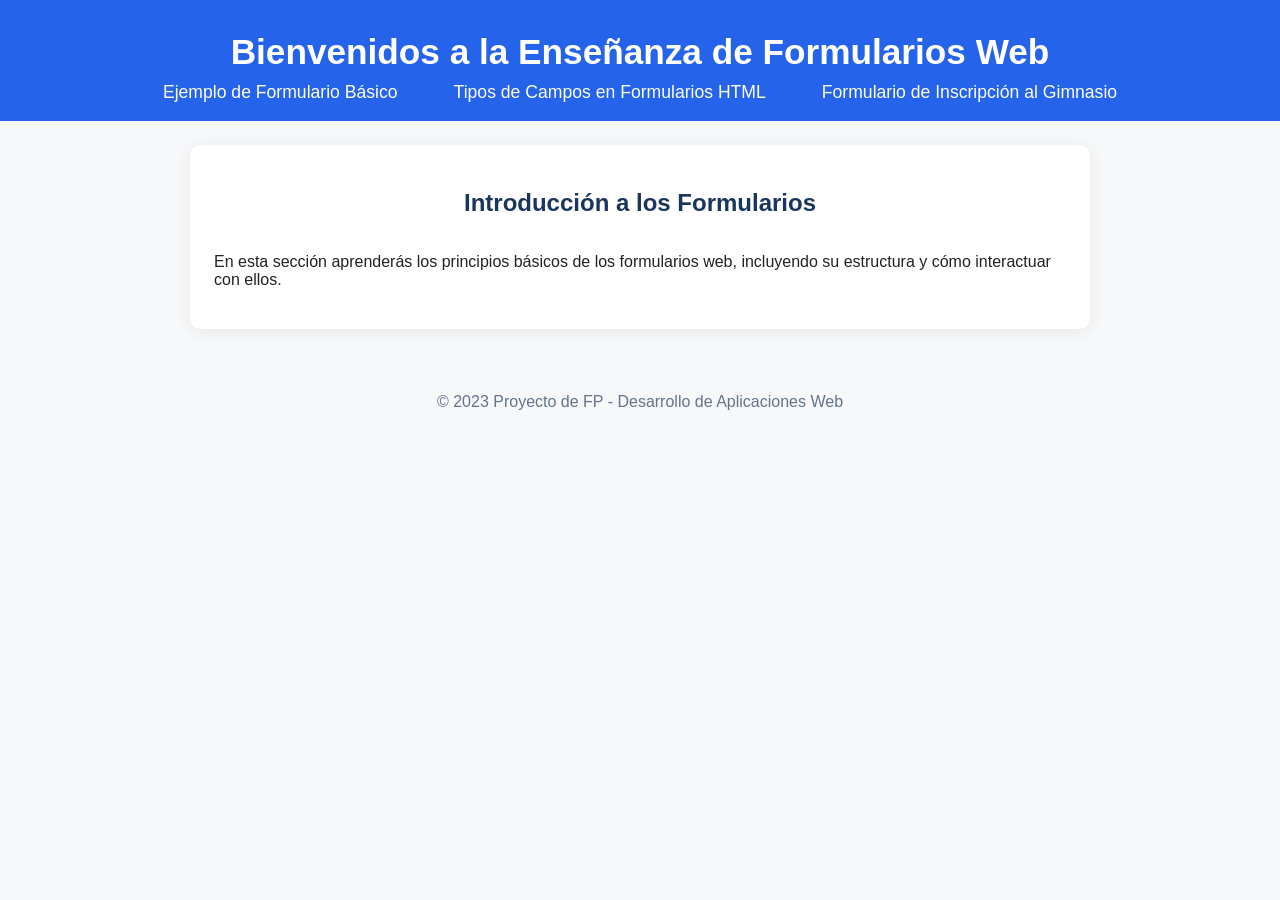
<file: src/index.html>
<!DOCTYPE html>
<html lang="es">
<head>
    <meta charset="UTF-8">
    <meta name="viewport" content="width=device-width, initial-scale=1.0">
    <title>Formularios Básicos</title>
    <link rel="stylesheet" href="css/index.css">
</head>
<body>
    <header>
        <h1>Bienvenidos a la Enseñanza de Formularios Web</h1>
        <nav>
            <ul>
                <li><a href="ejemplos/formulario-basico.html">Ejemplo de Formulario Básico</a></li>
                <li><a href="ejemplos/tipos-inputs.html">Tipos de Campos en Formularios HTML</a></li>
                <li><a href="ejemplos/inscripcion-gimnasio.html">Formulario de Inscripción al Gimnasio</a></li>
            </ul>
        </nav>
    </header>
    <main>
        <section>
            <h2>Introducción a los Formularios</h2>
            <p>En esta sección aprenderás los principios básicos de los formularios web, incluyendo su estructura y cómo interactuar con ellos.</p>
        </section>
    </main>
    <footer>
        <p>&copy; 2023 Proyecto de FP - Desarrollo de Aplicaciones Web</p>
    </footer>
</body>
</html>
</file>
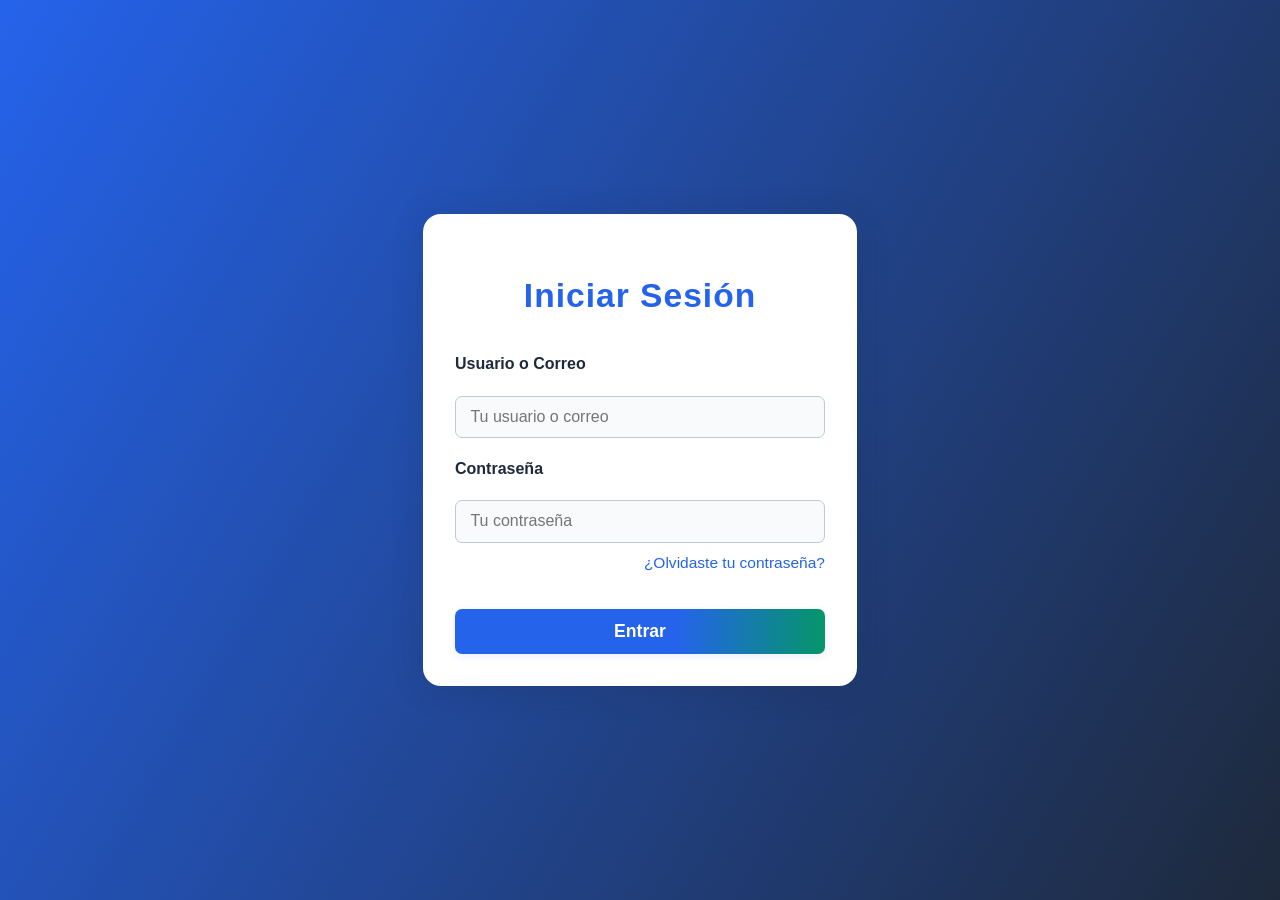
<file: src/ejemplos/formulario-basico.html>
<!DOCTYPE html>
<html lang="es">
<head>
    <meta charset="UTF-8">
    <meta name="viewport" content="width=device-width, initial-scale=1.0">
    <title>Login Profesional</title>
    <link rel="stylesheet" href="formulario-basico.css">
</head>
<body>
    <div class="login-container">
        <h1>Iniciar Sesión</h1>
        <form class="login-form" action="#" method="post">
            <label for="usuario">Usuario o Correo</label>
            <input type="text" id="usuario" name="usuario" placeholder="Tu usuario o correo" required autocomplete="username">

            <label for="password">Contraseña</label>
            <input type="password" id="password" name="password" placeholder="Tu contraseña" required autocomplete="current-password">

            <div class="extra">
                <a href="#">¿Olvidaste tu contraseña?</a>
            </div>
            <button type="submit">Entrar</button>
        </form>
    </div>
</body>
</html>
</file>
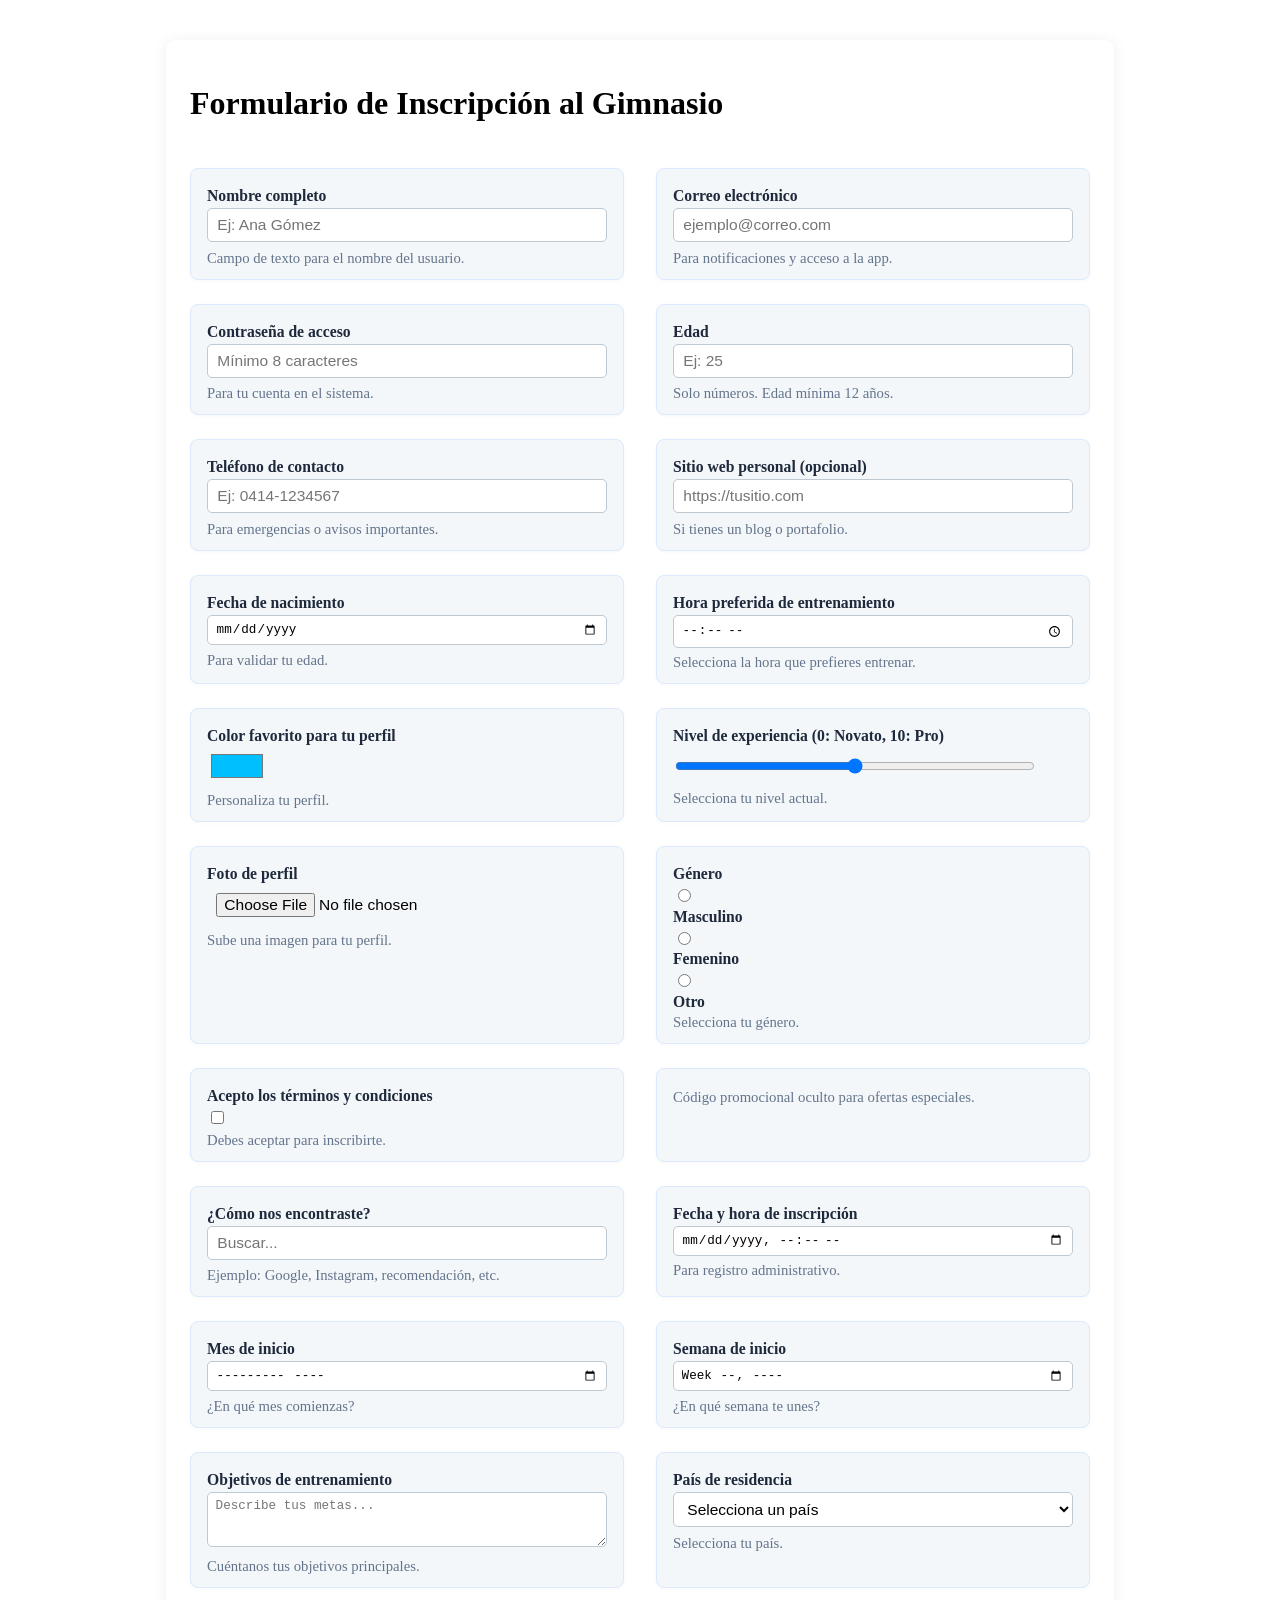
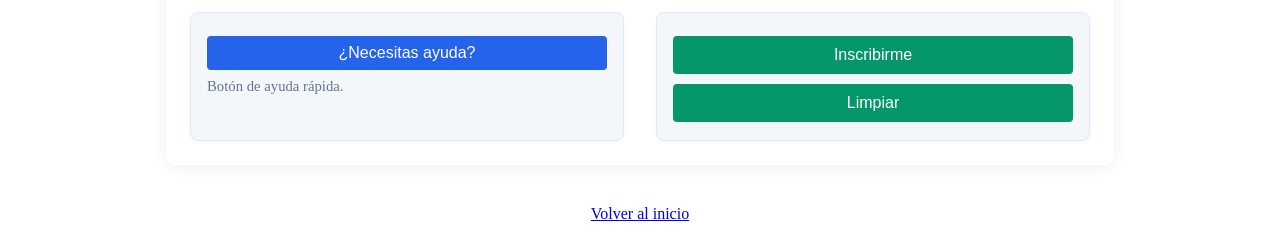
<file: src/ejemplos/inscripcion-gimnasio.html>
<!DOCTYPE html>
<html lang="es">
<head>
    <meta charset="UTF-8">
    <meta name="viewport" content="width=device-width, initial-scale=1.0">
    <title>Inscripción al Gimnasio</title>
    <link rel="stylesheet" href="inscripcion-gimnasio.css">
</head>
<body>
    <form class="form-tipos-inputs">
        <h1>Formulario de Inscripción al Gimnasio</h1>
        <div class="input-demo">
            <label for="nombre">Nombre completo</label>
            <input type="text" id="nombre" name="nombre" placeholder="Ej: Ana Gómez" required>
            <small>Campo de texto para el nombre del usuario.</small>
        </div>
        <div class="input-demo">
            <label for="email">Correo electrónico</label>
            <input type="email" id="email" name="email" placeholder="ejemplo@correo.com" required>
            <small>Para notificaciones y acceso a la app.</small>
        </div>
        <div class="input-demo">
            <label for="password">Contraseña de acceso</label>
            <input type="password" id="password" name="password" placeholder="Mínimo 8 caracteres" required>
            <small>Para tu cuenta en el sistema.</small>
        </div>
        <div class="input-demo">
            <label for="edad">Edad</label>
            <input type="number" id="edad" name="edad" min="12" max="99" placeholder="Ej: 25" required>
            <small>Solo números. Edad mínima 12 años.</small>
        </div>
        <div class="input-demo">
            <label for="telefono">Teléfono de contacto</label>
            <input type="tel" id="telefono" name="telefono" placeholder="Ej: 0414-1234567">
            <small>Para emergencias o avisos importantes.</small>
        </div>
        <div class="input-demo">
            <label for="web">Sitio web personal (opcional)</label>
            <input type="url" id="web" name="web" placeholder="https://tusitio.com">
            <small>Si tienes un blog o portafolio.</small>
        </div>
        <div class="input-demo">
            <label for="fecha-nac">Fecha de nacimiento</label>
            <input type="date" id="fecha-nac" name="fecha-nac" required>
            <small>Para validar tu edad.</small>
        </div>
        <div class="input-demo">
            <label for="hora-entrenamiento">Hora preferida de entrenamiento</label>
            <input type="time" id="hora-entrenamiento" name="hora-entrenamiento">
            <small>Selecciona la hora que prefieres entrenar.</small>
        </div>
        <div class="input-demo">
            <label for="color">Color favorito para tu perfil</label>
            <input type="color" id="color" name="color" value="#00bfff">
            <small>Personaliza tu perfil.</small>
        </div>
        <div class="input-demo">
            <label for="nivel">Nivel de experiencia (0: Novato, 10: Pro)</label>
            <input type="range" id="nivel" name="nivel" min="0" max="10" value="5">
            <small>Selecciona tu nivel actual.</small>
        </div>
        <div class="input-demo">
            <label for="foto">Foto de perfil</label>
            <input type="file" id="foto" name="foto" accept="image/*">
            <small>Sube una imagen para tu perfil.</small>
        </div>
        <div class="input-demo">
            <label>Género</label>
            <input type="radio" id="masculino" name="genero" value="masculino">
            <label for="masculino">Masculino</label>
            <input type="radio" id="femenino" name="genero" value="femenino">
            <label for="femenino">Femenino</label>
            <input type="radio" id="otro" name="genero" value="otro">
            <label for="otro">Otro</label>
            <small>Selecciona tu género.</small>
        </div>
        <div class="input-demo">
            <label for="acepto">Acepto los términos y condiciones</label>
            <input type="checkbox" id="acepto" name="acepto" required>
            <small>Debes aceptar para inscribirte.</small>
        </div>
        <div class="input-demo">
            <input type="hidden" id="codigo-promocional" name="codigo-promocional" value="GYM2026">
            <small>Código promocional oculto para ofertas especiales.</small>
        </div>
        <div class="input-demo">
            <label for="busqueda">¿Cómo nos encontraste?</label>
            <input type="search" id="busqueda" name="busqueda" placeholder="Buscar...">
            <small>Ejemplo: Google, Instagram, recomendación, etc.</small>
        </div>
        <div class="input-demo">
            <label for="fecha-inscripcion">Fecha y hora de inscripción</label>
            <input type="datetime-local" id="fecha-inscripcion" name="fecha-inscripcion">
            <small>Para registro administrativo.</small>
        </div>
        <div class="input-demo">
            <label for="mes-inicio">Mes de inicio</label>
            <input type="month" id="mes-inicio" name="mes-inicio">
            <small>¿En qué mes comienzas?</small>
        </div>
        <div class="input-demo">
            <label for="semana-inicio">Semana de inicio</label>
            <input type="week" id="semana-inicio" name="semana-inicio">
            <small>¿En qué semana te unes?</small>
        </div>
        <div class="input-demo">
            <label for="objetivos">Objetivos de entrenamiento</label>
            <textarea id="objetivos" name="objetivos" placeholder="Describe tus metas..." rows="3"></textarea>
            <small>Cuéntanos tus objetivos principales.</small>
        </div>
        <div class="input-demo">
            <label for="pais">País de residencia</label>
            <select id="pais" name="pais" required>
                <option value="">Selecciona un país</option>
                <option value="ve">Venezuela</option>
                <option value="co">Colombia</option>
                <option value="ar">Argentina</option>
                <option value="mx">México</option>
            </select>
            <small>Selecciona tu país.</small>
        </div>
        <div class="input-demo">
            <input type="button" value="¿Necesitas ayuda?" onclick="alert('Comunícate con nuestro equipo de soporte: soporte@gym.com')">
            <small>Botón de ayuda rápida.</small>
        </div>
        <div class="input-demo">
            <input type="submit" value="Inscribirme">
            <input type="reset" value="Limpiar">
        </div>
    </form>
    <p style="text-align:center;"><a href="../index.html">Volver al inicio</a></p>
</body>
</html>
</file>
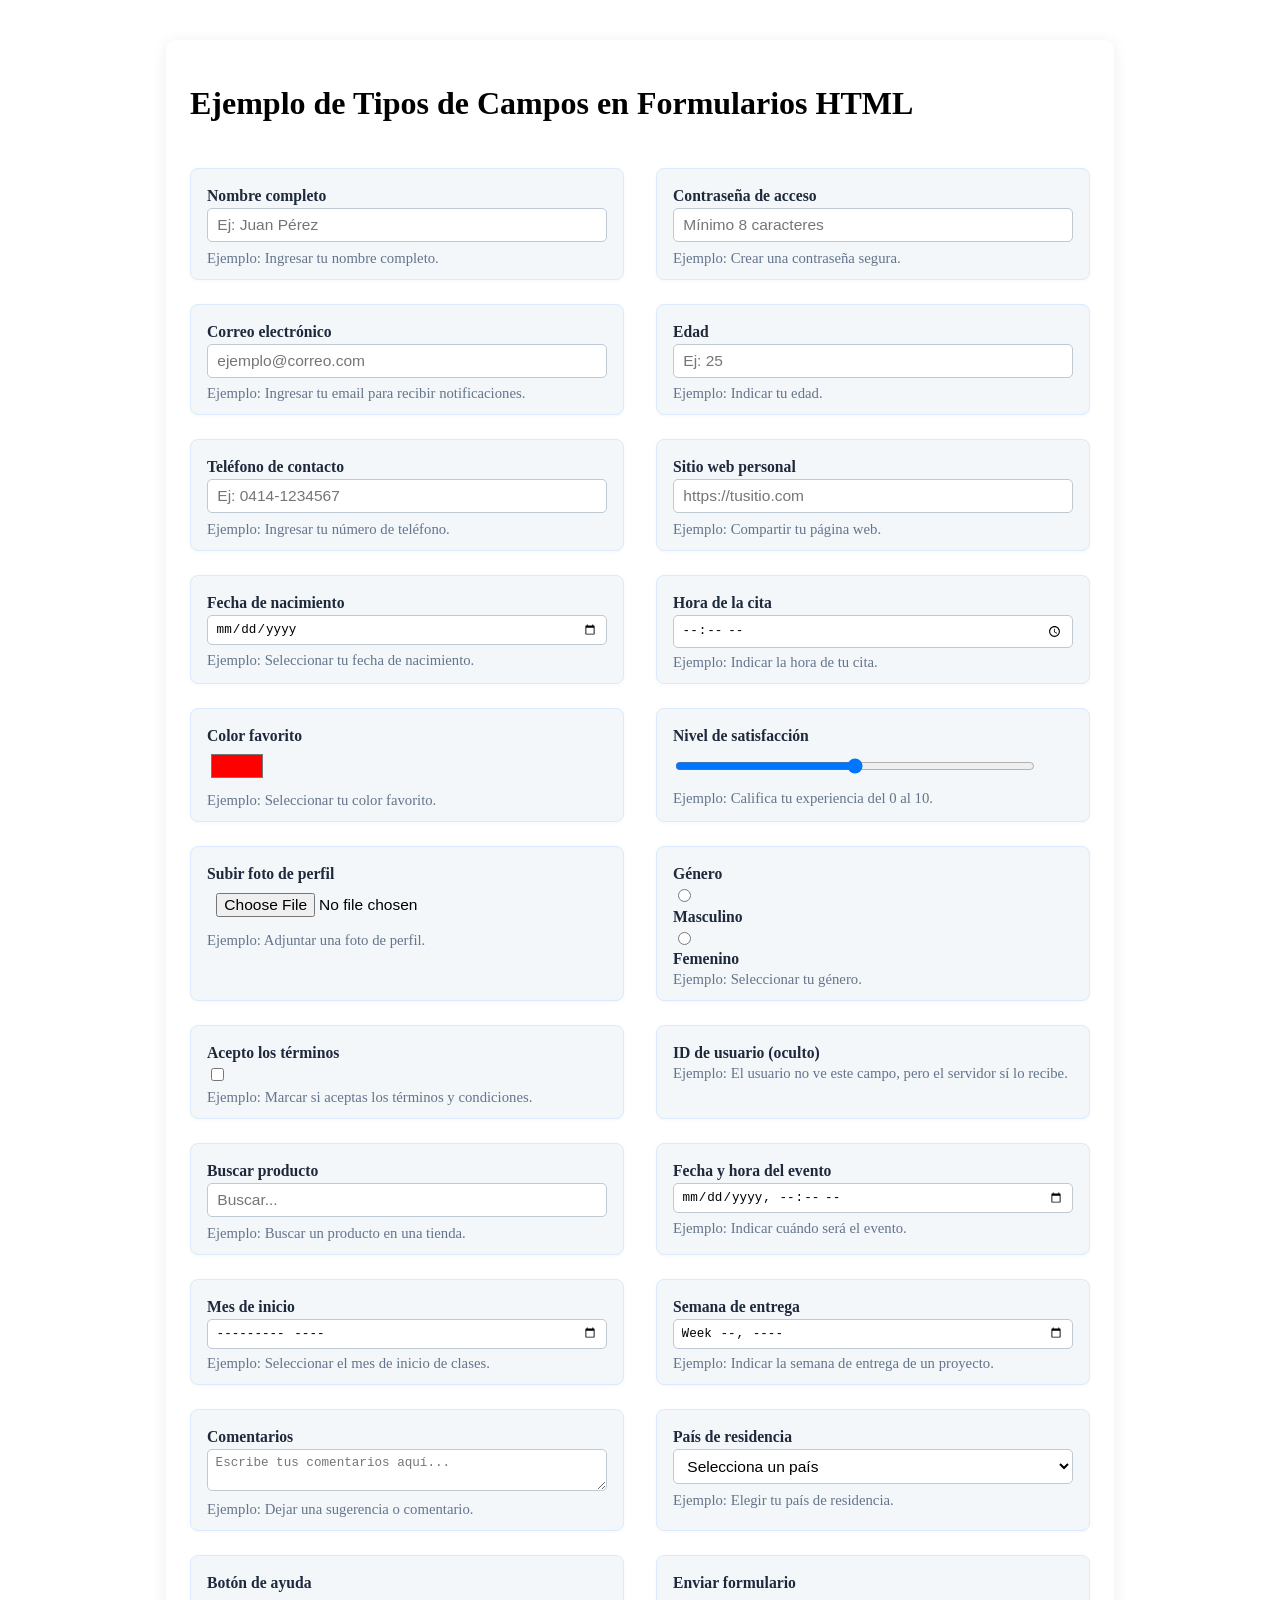
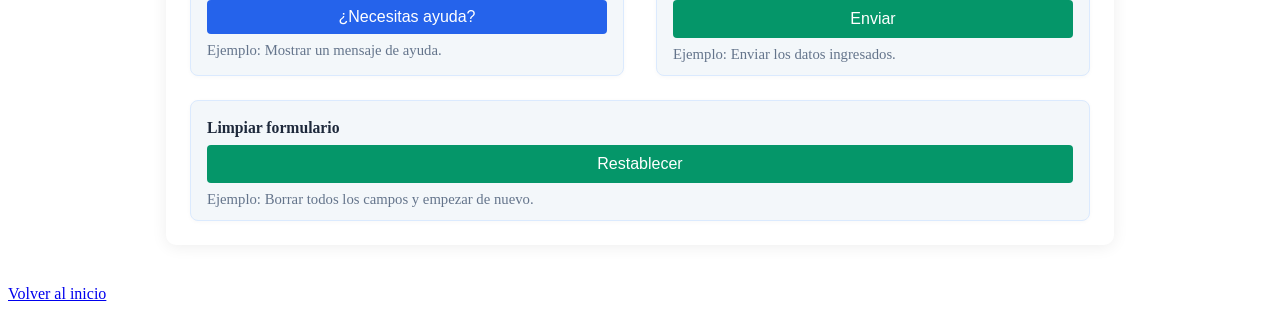
<file: src/ejemplos/tipos-inputs.html>
<!DOCTYPE html>
<html lang="es">
<head>
    <meta charset="UTF-8">
    <meta name="viewport" content="width=device-width, initial-scale=1.0">
    <title>Tipos de Campos en Formularios HTML</title>
    <link rel="stylesheet" href="tipos-inputs.css">
</head>
<body>
    <form class="form-tipos-inputs">
        <h1>Ejemplo de Tipos de Campos en Formularios HTML</h1>
        <!-- Ejemplo representativo para cada tipo de input -->
        <div class="input-demo">
            <label for="text">Nombre completo</label>
            <input type="text" id="text" name="text" placeholder="Ej: Juan Pérez">
            <div class="input-tooltip">
                <strong>type="text"</strong><br>
                Campo de texto de una sola línea. Se usa para nombres, títulos, ciudades, etc.
            </div>
            <small>Ejemplo: Ingresar tu nombre completo.</small>
        </div>
        <div class="input-demo">
            <label for="password">Contraseña de acceso</label>
            <input type="password" id="password" name="password" placeholder="Mínimo 8 caracteres">
            <div class="input-tooltip">
                <strong>type="password"</strong><br>
                Oculta los caracteres ingresados. Ideal para contraseñas y datos sensibles.
            </div>
            <small>Ejemplo: Crear una contraseña segura.</small>
        </div>
        <div class="input-demo">
            <label for="email">Correo electrónico</label>
            <input type="email" id="email" name="email" placeholder="ejemplo@correo.com">
            <div class="input-tooltip">
                <strong>type="email"</strong><br>
                Valida que el formato sea de correo electrónico. Útil para registros y contactos.
            </div>
            <small>Ejemplo: Ingresar tu email para recibir notificaciones.</small>
        </div>
        <div class="input-demo">
            <label for="number">Edad</label>
            <input type="number" id="number" name="number" min="0" max="120" placeholder="Ej: 25">
            <div class="input-tooltip">
                <strong>type="number"</strong><br>
                Permite solo números. Se usa para cantidades, edades, precios, etc.
            </div>
            <small>Ejemplo: Indicar tu edad.</small>
        </div>
        <div class="input-demo">
            <label for="tel">Teléfono de contacto</label>
            <input type="tel" id="tel" name="tel" placeholder="Ej: 0414-1234567">
            <div class="input-tooltip">
                <strong>type="tel"</strong><br>
                Campo para números telefónicos. Muestra teclado numérico en móviles.
            </div>
            <small>Ejemplo: Ingresar tu número de teléfono.</small>
        </div>
        <div class="input-demo">
            <label for="url">Sitio web personal</label>
            <input type="url" id="url" name="url" placeholder="https://tusitio.com">
            <div class="input-tooltip">
                <strong>type="url"</strong><br>
                Valida que el texto sea una dirección web válida. Útil para portafolios, redes, etc.
            </div>
            <small>Ejemplo: Compartir tu página web.</small>
        </div>
        <div class="input-demo">
            <label for="date">Fecha de nacimiento</label>
            <input type="date" id="date" name="date">
            <div class="input-tooltip">
                <strong>type="date"</strong><br>
                Permite seleccionar una fecha desde un calendario. Útil para cumpleaños, reservas, etc.
            </div>
            <small>Ejemplo: Seleccionar tu fecha de nacimiento.</small>
        </div>
        <div class="input-demo">
            <label for="time">Hora de la cita</label>
            <input type="time" id="time" name="time">
            <div class="input-tooltip">
                <strong>type="time"</strong><br>
                Permite seleccionar una hora. Útil para agendar reuniones o recordatorios.
            </div>
            <small>Ejemplo: Indicar la hora de tu cita.</small>
        </div>
        <div class="input-demo">
            <label for="color">Color favorito</label>
            <input type="color" id="color" name="color" value="#ff0000">
            <div class="input-tooltip">
                <strong>type="color"</strong><br>
                Permite elegir un color usando un selector visual. Útil para personalización.
            </div>
            <small>Ejemplo: Seleccionar tu color favorito.</small>
        </div>
        <div class="input-demo">
            <label for="range">Nivel de satisfacción</label>
            <input type="range" id="range" name="range" min="0" max="10" value="5">
            <div class="input-tooltip">
                <strong>type="range"</strong><br>
                Permite seleccionar un valor dentro de un rango definido. Útil para encuestas.
            </div>
            <small>Ejemplo: Califica tu experiencia del 0 al 10.</small>
        </div>
        <div class="input-demo">
            <label for="file">Subir foto de perfil</label>
            <input type="file" id="file" name="file" accept="image/*">
            <div class="input-tooltip">
                <strong>type="file"</strong><br>
                Permite seleccionar y subir archivos desde el dispositivo. Útil para imágenes, documentos, etc.
            </div>
            <small>Ejemplo: Adjuntar una foto de perfil.</small>
        </div>
        <div class="input-demo">
            <label>Género</label>
            <input type="radio" id="radio1" name="genero" value="masculino">
            <label for="radio1">Masculino</label>
            <input type="radio" id="radio2" name="genero" value="femenino">
            <label for="radio2">Femenino</label>
            <div class="input-tooltip">
                <strong>type="radio"</strong><br>
                Permite seleccionar solo una opción entre varias. Útil para elegir género, opciones únicas, etc.
            </div>
            <small>Ejemplo: Seleccionar tu género.</small>
        </div>
        <div class="input-demo">
            <label for="checkbox">Acepto los términos</label>
            <input type="checkbox" id="checkbox" name="checkbox">
            <div class="input-tooltip">
                <strong>type="checkbox"</strong><br>
                Permite seleccionar o deseleccionar una opción. Útil para aceptar condiciones, suscripciones, etc.
            </div>
            <small>Ejemplo: Marcar si aceptas los términos y condiciones.</small>
        </div>
        <div class="input-demo">
            <label for="hidden">ID de usuario (oculto)</label>
            <input type="hidden" id="hidden" name="hidden" value="12345">
            <div class="input-tooltip">
                <strong>type="hidden"</strong><br>
                No se muestra al usuario, pero se envía con el formulario. Útil para IDs, tokens, etc.
            </div>
            <small>Ejemplo: El usuario no ve este campo, pero el servidor sí lo recibe.</small>
        </div>
        <div class="input-demo">
            <label for="search">Buscar producto</label>
            <input type="search" id="search" name="search" placeholder="Buscar...">
            <div class="input-tooltip">
                <strong>type="search"</strong><br>
                Campo optimizado para búsquedas. Puede mostrar una X para limpiar.
            </div>
            <small>Ejemplo: Buscar un producto en una tienda.</small>
        </div>
        <div class="input-demo">
            <label for="datetime-local">Fecha y hora del evento</label>
            <input type="datetime-local" id="datetime-local" name="datetime-local">
            <div class="input-tooltip">
                <strong>type="datetime-local"</strong><br>
                Permite seleccionar fecha y hora (sin zona horaria). Útil para eventos, reservas, etc.
            </div>
            <small>Ejemplo: Indicar cuándo será el evento.</small>
        </div>
        <div class="input-demo">
            <label for="month">Mes de inicio</label>
            <input type="month" id="month" name="month">
            <div class="input-tooltip">
                <strong>type="month"</strong><br>
                Permite seleccionar un mes y año. Útil para periodos escolares, facturación, etc.
            </div>
            <small>Ejemplo: Seleccionar el mes de inicio de clases.</small>
        </div>
        <div class="input-demo">
            <label for="week">Semana de entrega</label>
            <input type="week" id="week" name="week">
            <div class="input-tooltip">
                <strong>type="week"</strong><br>
                Permite seleccionar una semana específica del año. Útil para planificaciones.
            </div>
            <small>Ejemplo: Indicar la semana de entrega de un proyecto.</small>
        </div>
        <div class="input-demo">
            <label for="textarea">Comentarios</label>
            <textarea id="textarea" name="textarea" placeholder="Escribe tus comentarios aquí..."></textarea>
            <div class="input-tooltip">
                <strong>&lt;textarea&gt;</strong><br>
                Campo de texto de varias líneas. Útil para comentarios, descripciones largas, etc.
            </div>
            <small>Ejemplo: Dejar una sugerencia o comentario.</small>
        </div>
        <div class="input-demo">
            <label for="select">País de residencia</label>
            <select id="select" name="select">
                <option value="">Selecciona un país</option>
                <option value="ve">Venezuela</option>
                <option value="co">Colombia</option>
                <option value="ar">Argentina</option>
            </select>
            <div class="input-tooltip">
                <strong>&lt;select&gt;</strong><br>
                Permite seleccionar una opción de una lista desplegable. Útil para países, ciudades, categorías, etc.
            </div>
            <small>Ejemplo: Elegir tu país de residencia.</small>
        </div>
        <div class="input-demo">
            <label for="button">Botón de ayuda</label>
            <input type="button" id="button" value="¿Necesitas ayuda?" onclick="alert('¡Aquí tienes ayuda!')">
            <div class="input-tooltip">
                <strong>type="button"</strong><br>
                Botón que no envía el formulario. Se usa para acciones personalizadas con JavaScript.
            </div>
            <small>Ejemplo: Mostrar un mensaje de ayuda.</small>
        </div>
        <div class="input-demo">
            <label for="submit">Enviar formulario</label>
            <input type="submit" id="submit" value="Enviar">
            <div class="input-tooltip">
                <strong>type="submit"</strong><br>
                Envía el formulario al servidor. Útil para finalizar el registro, compra, etc.
            </div>
            <small>Ejemplo: Enviar los datos ingresados.</small>
        </div>
        <div class="input-demo">
            <label for="reset">Limpiar formulario</label>
            <input type="reset" id="reset" value="Restablecer">
            <div class="input-tooltip">
                <strong>type="reset"</strong><br>
                Restablece todos los campos del formulario a su valor inicial. Útil para limpiar datos.
            </div>
            <small>Ejemplo: Borrar todos los campos y empezar de nuevo.</small>
        </div>
    </form>
    <p><a href="../index.html">Volver al inicio</a></p>
</body>
</html>
</file>
<file: src/css/index.css>
/* Estilos exclusivos para index.html */

html {
    box-sizing: border-box;
    font-size: 16px;
}
*, *:before, *:after {
    box-sizing: inherit;
}
body {
    font-family: 'Segoe UI', Arial, sans-serif;
    background: #f6f8fa;
    color: #222;
    margin: 0;
    padding: 0;
}

header {
    background: #2563eb;
    color: #fff;
    padding: 32px 0 18px 0;
    text-align: center;
    margin-bottom: 24px;
}
header h1 {
    margin: 0 0 10px 0;
    font-size: 2.2em;
    font-weight: 700;
}
nav ul {
    list-style: none;
    padding: 0;
    margin: 0;
    display: flex;
    justify-content: center;
    gap: 24px;
}
nav ul li a {
    color: #fff;
    text-decoration: none;
    font-size: 1.1em;
    font-weight: 500;
    padding: 6px 16px;
    border-radius: 6px;
    transition: background 0.2s, color 0.2s;
}
nav ul li a:hover {
    background: #1e293b;
    color: #e0e7ef;
}
main {
    max-width: 900px;
    margin: 0 auto;
    padding: 24px;
    background: #fff;
    border-radius: 10px;
    box-shadow: 0 2px 16px rgba(0,0,0,0.07);
}
h2 {
    color: #1a365d;
    text-align: center;
    margin-bottom: 1.5em;
}
footer {
    text-align: center;
    color: #64748b;
    font-size: 1em;
    margin: 32px 0 0 0;
    padding: 16px 0 0 0;
}
</file>
<file: src/ejemplos/formulario-basico.css>
/* Estilos exclusivos para formulario-basico.html (Login profesional) */

body {
    min-height: 100vh;
    margin: 0;
    padding: 0;
    background: linear-gradient(120deg, #2563eb 0%, #1e293b 100%);
    display: flex;
    align-items: center;
    justify-content: center;
    font-family: 'Segoe UI', Arial, sans-serif;
}

.login-container {
    background: #fff;
    border-radius: 18px;
    box-shadow: 0 4px 32px rgba(30,41,59,0.18);
    padding: 40px 32px 32px 32px;
    max-width: 370px;
    width: 100%;
    margin: 0 auto;
    display: flex;
    flex-direction: column;
    align-items: center;
}

.login-container h1 {
    color: #2563eb;
    font-size: 2.1em;
    margin-bottom: 1.2em;
    font-weight: 700;
    letter-spacing: 1px;
}

.login-form {
    width: 100%;
    display: flex;
    flex-direction: column;
    gap: 18px;
}

.login-form label {
    font-weight: 600;
    color: #1e293b;
    margin-bottom: 0.3em;
    font-size: 1em;
}

.login-form input[type="text"],
.login-form input[type="email"],
.login-form input[type="password"] {
    width: 100%;
    padding: 0.7em 0.9em;
    border-radius: 7px;
    border: 1px solid #bfc9d1;
    font-size: 1em;
    background: #f8fafc;
    transition: border-color 0.2s;
    margin-bottom: 0.2em;
    box-sizing: border-box;
}

.login-form input:focus {
    border-color: #2563eb;
    outline: none;
}

.login-form button[type="submit"] {
    background: linear-gradient(90deg, #2563eb 60%, #059669 100%);
    color: #fff;
    border: none;
    border-radius: 7px;
    padding: 12px 0;
    font-size: 1.1em;
    font-weight: 600;
    cursor: pointer;
    margin-top: 0.5em;
    box-shadow: 0 2px 8px rgba(37,99,235,0.10);
    transition: background 0.2s, box-shadow 0.2s;
}

.login-form button[type="submit"]:hover {
    background: linear-gradient(90deg, #1e40af 60%, #047857 100%);
    box-shadow: 0 4px 16px rgba(37,99,235,0.18);
}

.login-form .extra {
    text-align: right;
    margin-top: -10px;
    margin-bottom: 10px;
}

.login-form .extra a {
    color: #2563eb;
    text-decoration: none;
    font-size: 0.97em;
    transition: color 0.2s;
}

.login-form .extra a:hover {
    color: #059669;
}
</file>
<file: src/ejemplos/inscripcion-gimnasio.css>
/* Estilos exclusivos para inscripción-gimnasio.html */

.form-tipos-inputs {
    max-width: 900px;
    margin: 40px auto;
    padding: 24px;
    background: #fff;
    border-radius: 10px;
    box-shadow: 0 2px 16px rgba(0,0,0,0.07);
    display: flex;
    flex-wrap: wrap;
    gap: 24px 32px;
    justify-content: space-between;
}
.input-demo {
    flex: 1 1 320px;
    min-width: 260px;
    background: #f3f7fa;
    border: 1px solid #dbeafe;
    border-radius: 8px;
    padding: 18px 16px 12px 16px;
    margin-bottom: 0;
    box-shadow: 0 1px 4px rgba(0,0,0,0.03);
    position: relative;
    transition: box-shadow 0.2s, border-color 0.2s;
}
.input-demo:hover, .input-demo:focus-within {
    box-shadow: 0 2px 12px rgba(44, 62, 80, 0.10);
    border-color: #60a5fa;
}
/* Etiquetas más pequeñas */
.input-demo label {
    font-weight: 600;
    color: #1e293b;
    margin-bottom: 0.2em;
    display: block;
    font-size: 0.98em;
}
/* Inputs más compactos */
.input-demo input,
.input-demo select,
.input-demo textarea {
    width: 100%;
    padding: 0.45em 0.6em;
    border-radius: 5px;
    border: 1px solid #bfc9d1;
    font-size: 0.97em;
    margin-bottom: 0.35em;
    background: #fff;
    transition: border-color 0.2s;
    box-sizing: border-box;
}
.input-demo input:focus,
.input-demo select:focus,
.input-demo textarea:focus {
    border-color: #2563eb;
    outline: none;
}
/* Texto de ayuda más pequeño */
.input-demo small {
    display: block;
    color: #64748b;
    font-size: 0.92em;
    margin-top: 0.15em;
}
.input-tooltip {
    display: none;
    position: absolute;
    left: 105%;
    top: 0;
    background: #222;
    color: #fff;
    padding: 0.7em 1em;
    border-radius: 6px;
    font-size: 0.95em;
    width: 260px;
    z-index: 10;
    box-shadow: 0 2px 8px rgba(0,0,0,0.18);
}
.input-demo:hover .input-tooltip,
.input-demo:focus-within .input-tooltip {
    display: block;
}
.input-demo input[type="range"] {
    width: 90%;
}
.input-demo input[type="color"] {
    width: 60px;
    height: 36px;
    padding: 2px;
    border: none;
    background: none;
}
.input-demo input[type="radio"],
.input-demo input[type="checkbox"] {
    width: auto;
    margin-right: 8px;
}
.input-demo input[type="file"] {
    border: none;
    background: none;
}
.input-demo input[type="button"] {
    background: #2563eb;
    color: #fff;
    border: none;
    border-radius: 4px;
    padding: 8px 16px;
    cursor: pointer;
    font-size: 1em;
    margin-top: 0.3em;
    transition: background 0.2s;
}
.input-demo input[type="button"]:hover {
    background: #1d4ed8;
}
.input-demo input[type="submit"],
.input-demo input[type="reset"] {
    background: #059669;
    color: white;
    padding: 10px 15px;
    border: none;
    border-radius: 4px;
    cursor: pointer;
    font-size: 1em;
    margin-right: 8px;
    margin-top: 0.3em;
    transition: background 0.2s;
}
.input-demo input[type="submit"]:hover {
    background-color: #047857;
}
.input-demo input[type="reset"]:hover {
    background-color: #eab308;
    color: #222;
}
@media (max-width: 900px) {
    .form-tipos-inputs {
        flex-direction: column;
        gap: 18px 0;
        max-width: 98vw;
        padding: 10px;
    }
    .input-demo {
        min-width: 0;
    }
}
@media (min-width: 1400px) {
    .form-tipos-inputs {
        max-width: 1100px;
    }
}
</file>
<file: src/ejemplos/tipos-inputs.css>
/* Estilos exclusivos para tipos-inputs.html */

.form-tipos-inputs {
    max-width: 900px;
    margin: 40px auto;
    padding: 24px;
    background: #fff;
    border-radius: 10px;
    box-shadow: 0 2px 16px rgba(0,0,0,0.07);
    display: flex;
    flex-wrap: wrap;
    gap: 24px 32px;
    justify-content: space-between;
}
.input-demo {
    flex: 1 1 320px;
    min-width: 260px;
    background: #f3f7fa;
    border: 1px solid #dbeafe;
    border-radius: 8px;
    padding: 18px 16px 12px 16px;
    margin-bottom: 0;
    box-shadow: 0 1px 4px rgba(0,0,0,0.03);
    position: relative;
    transition: box-shadow 0.2s, border-color 0.2s;
}
.input-demo:hover, .input-demo:focus-within {
    box-shadow: 0 2px 12px rgba(44, 62, 80, 0.10);
    border-color: #60a5fa;
}
.input-demo label {
    font-weight: 600;
    color: #1e293b;
    margin-bottom: 0.2em;
    display: block;
    font-size: 0.98em;
}
.input-demo input,
.input-demo select,
.input-demo textarea {
    width: 100%;
    padding: 0.45em 0.6em;
    border-radius: 5px;
    border: 1px solid #bfc9d1;
    font-size: 0.97em;
    margin-bottom: 0.35em;
    background: #fff;
    transition: border-color 0.2s;
    box-sizing: border-box;
}
.input-demo input:focus,
.input-demo select:focus,
.input-demo textarea:focus {
    border-color: #2563eb;
    outline: none;
}
.input-demo small {
    display: block;
    color: #64748b;
    font-size: 0.92em;
    margin-top: 0.15em;
}
.input-tooltip {
    display: none;
    position: absolute;
    left: 105%;
    top: 0;
    background: #222;
    color: #fff;
    padding: 0.7em 1em;
    border-radius: 6px;
    font-size: 0.95em;
    width: 260px;
    z-index: 10;
    box-shadow: 0 2px 8px rgba(0,0,0,0.18);
}
.input-demo:hover .input-tooltip,
.input-demo:focus-within .input-tooltip {
    display: block;
}
.input-demo input[type="range"] {
    width: 90%;
}
.input-demo input[type="color"] {
    width: 60px;
    height: 36px;
    padding: 2px;
    border: none;
    background: none;
}
.input-demo input[type="radio"],
.input-demo input[type="checkbox"] {
    width: auto;
    margin-right: 8px;
}
.input-demo input[type="file"] {
    border: none;
    background: none;
}
.input-demo input[type="button"] {
    background: #2563eb;
    color: #fff;
    border: none;
    border-radius: 4px;
    padding: 8px 16px;
    cursor: pointer;
    font-size: 1em;
    margin-top: 0.3em;
    transition: background 0.2s;
}
.input-demo input[type="button"]:hover {
    background: #1d4ed8;
}
.input-demo input[type="submit"],
.input-demo input[type="reset"] {
    background: #059669;
    color: white;
    padding: 10px 15px;
    border: none;
    border-radius: 4px;
    cursor: pointer;
    font-size: 1em;
    margin-right: 8px;
    margin-top: 0.3em;
    transition: background 0.2s;
}
.input-demo input[type="submit"]:hover {
    background-color: #047857;
}
.input-demo input[type="reset"]:hover {
    background-color: #eab308;
    color: #222;
}
@media (max-width: 900px) {
    .form-tipos-inputs {
        flex-direction: column;
        gap: 18px 0;
        max-width: 98vw;
        padding: 10px;
    }
    .input-demo {
        min-width: 0;
    }
}
@media (min-width: 1400px) {
    .form-tipos-inputs {
        max-width: 1100px;
    }
}
</file>
